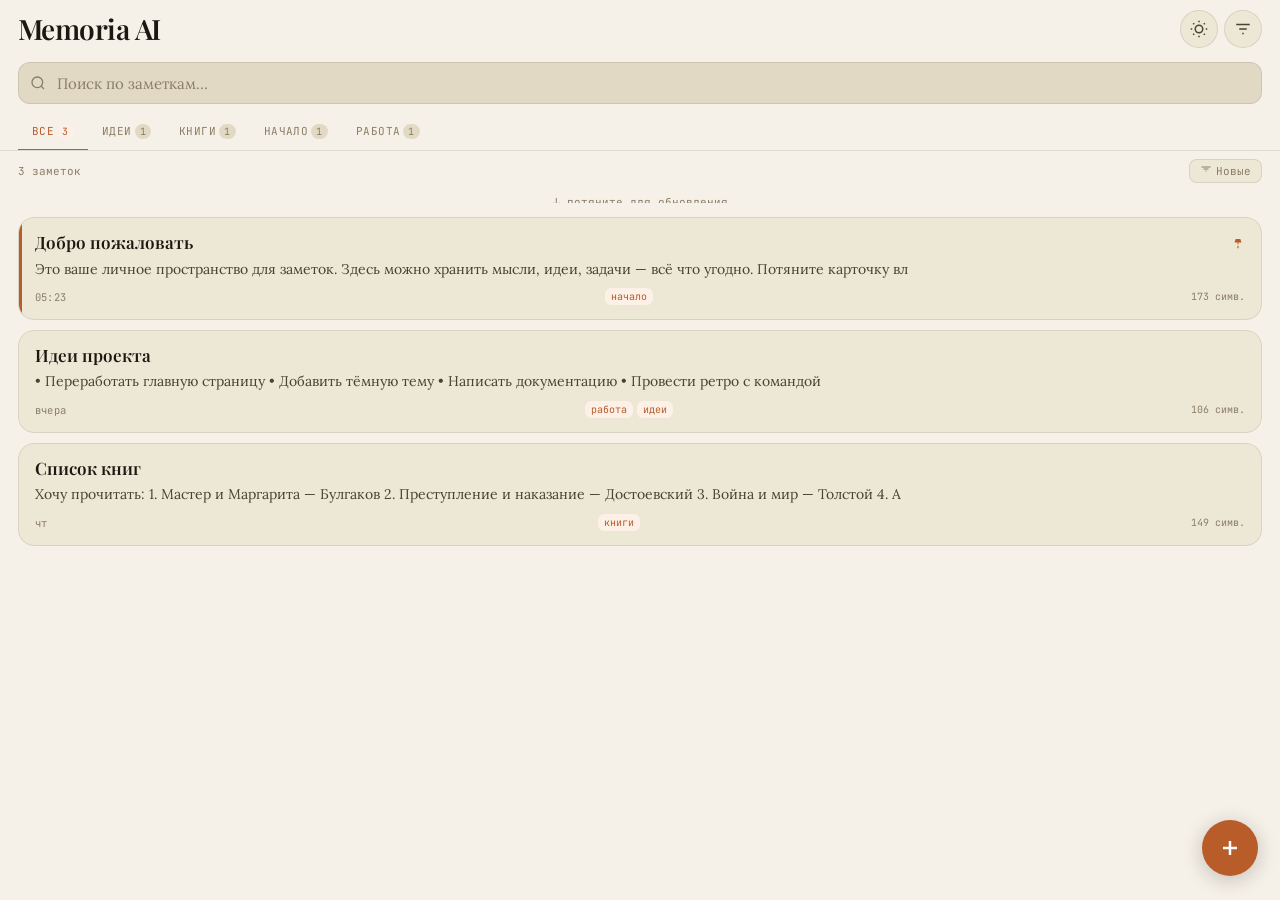
<file: notes.html>
<!DOCTYPE html>
<html lang="ru">
<head>
<meta charset="UTF-8">
<meta name="viewport" content="width=device-width, initial-scale=1, viewport-fit=cover">
<meta name="theme-color" id="theme-meta" content="#f5f0e8">
<meta name="apple-mobile-web-app-capable" content="yes">
<meta name="apple-mobile-web-app-status-bar-style" content="default">
<meta name="apple-mobile-web-app-title" content="Заметки">
<meta name="description" content="Ваши личные заметки">
<title>Заметки</title>
<link rel="preconnect" href="https://fonts.googleapis.com">
<link rel="preconnect" href="https://fonts.gstatic.com" crossorigin>
<link href="https://fonts.googleapis.com/css2?family=Playfair+Display:ital,wght@0,400;0,600;1,400&family=Lora:ital,wght@0,400;0,500;1,400&family=JetBrains+Mono:wght@400;500&display=swap" rel="stylesheet">

<style>
/* ── TOKENS ─────────────────────────────────────────────────── */
:root {
  --paper:   #f5f0e8;
  --paper2:  #ede7d6;
  --paper3:  #e2d9c5;
  --ink:     #1c1710;
  --ink2:    #4a4233;
  --ink3:    #8c7d65;
  --accent:  #b85c2a;
  --accent2: #e07b47;
  --accent3: #fdf0e6;
  --line:    rgba(28,23,16,.1);
  --line2:   rgba(28,23,16,.06);
  --shadow:  rgba(28,23,16,.12);
  --shadowM: rgba(28,23,16,.22);
  --red:     #c0392b;
  --serif:   'Playfair Display', Georgia, serif;
  --body:    'Lora', Georgia, serif;
  --mono:    'JetBrains Mono', monospace;
  --safe-top: env(safe-area-inset-top, 0px);
  --safe-bot: env(safe-area-inset-bottom, 0px);
}

[data-theme="dark"] {
  --paper:   #1a1812;
  --paper2:  #221f16;
  --paper3:  #2c2820;
  --ink:     #f0e9d8;
  --ink2:    #c4b89a;
  --ink3:    #7a6e58;
  --accent:  #e07b47;
  --accent2: #f0a070;
  --accent3: #2c1f14;
  --line:    rgba(240,233,216,.08);
  --line2:   rgba(240,233,216,.04);
  --shadow:  rgba(0,0,0,.35);
  --shadowM: rgba(0,0,0,.55);
  #theme-meta { content: '#1a1812'; }
}

/* ── RESET ──────────────────────────────────────────────────── */
*,*::before,*::after { box-sizing: border-box; margin:0; padding:0; -webkit-tap-highlight-color:transparent; }
html,body { height:100%; overflow:hidden; }
body {
  font-family: var(--body);
  background: var(--paper);
  color: var(--ink);
  overscroll-behavior: none;
  -webkit-font-smoothing: antialiased;
  transition: background .3s, color .3s;
}

/* ── LAYOUT ─────────────────────────────────────────────────── */
.app { display:flex; flex-direction:column; height:100dvh; }

/* ── TOPBAR ─────────────────────────────────────────────────── */
.topbar {
  flex-shrink: 0;
  padding: calc(var(--safe-top) + 10px) 18px 0;
  background: var(--paper);
  transition: background .3s;
  position: relative;
  z-index: 10;
}
.topbar-row1 {
  display: flex;
  align-items: center;
  justify-content: space-between;
  margin-bottom: 14px;
}
.app-title {
  font-family: var(--serif);
  font-size: 28px;
  font-weight: 600;
  color: var(--ink);
  letter-spacing: -.02em;
  line-height: 1;
}
.app-title em {
  font-style: italic;
  color: var(--accent);
}
.topbar-actions { display:flex; gap:6px; align-items:center; }

/* icon buttons */
.icon-btn {
  width: 38px; height: 38px;
  border-radius: 50%;
  border: 1.5px solid var(--line);
  background: var(--paper2);
  color: var(--ink2);
  display: flex; align-items:center; justify-content:center;
  cursor: pointer;
  transition: all .18s;
  flex-shrink: 0;
}
.icon-btn:active { transform: scale(.92); }
.icon-btn svg { width:18px; height:18px; }

/* ── SEARCH ─────────────────────────────────────────────────── */
.search-wrap {
  position: relative;
  margin-bottom: 12px;
}
.search-icon {
  position: absolute;
  left: 12px; top: 50%;
  transform: translateY(-50%);
  color: var(--ink3);
  pointer-events: none;
  display: flex;
}
.search-icon svg { width:16px; height:16px; }
.search-input {
  width: 100%;
  height: 42px;
  background: var(--paper3);
  border: 1.5px solid var(--line);
  border-radius: 12px;
  padding: 0 36px 0 38px;
  font-family: var(--body);
  font-size: 15px;
  color: var(--ink);
  outline: none;
  transition: border-color .18s, background .3s;
  -webkit-appearance: none;
}
.search-input::placeholder { color: var(--ink3); }
.search-input:focus { border-color: var(--accent); }
.search-clear {
  position: absolute;
  right: 10px; top: 50%;
  transform: translateY(-50%);
  width: 22px; height: 22px;
  border-radius: 50%;
  background: var(--ink3);
  color: var(--paper);
  border: none;
  cursor: pointer;
  display: none;
  align-items: center; justify-content:center;
  font-size: 12px;
  line-height: 1;
  padding: 0;
}
.search-clear.visible { display:flex; }

/* ── TABS ───────────────────────────────────────────────────── */
.tabs {
  display: flex;
  gap: 0;
  overflow-x: auto;
  -webkit-overflow-scrolling: touch;
  scrollbar-width: none;
  border-bottom: 1.5px solid var(--line);
  margin: 0 -18px;
  padding: 0 18px;
}
.tabs::-webkit-scrollbar { display:none; }
.tab {
  flex-shrink: 0;
  font-family: var(--mono);
  font-size: 11px;
  letter-spacing: .04em;
  text-transform: uppercase;
  color: var(--ink3);
  padding: 8px 14px 10px;
  border-bottom: 2.5px solid transparent;
  margin-bottom: -1.5px;
  cursor: pointer;
  transition: color .18s, border-color .18s;
  user-select: none;
  white-space: nowrap;
}
.tab.active { color: var(--accent); border-bottom-color: var(--accent); }
.tab-count {
  display: inline-block;
  background: var(--paper3);
  border-radius: 8px;
  padding: 1px 5px;
  font-size: 10px;
  margin-left: 3px;
  color: var(--ink3);
  transition: background .3s;
}
.tab.active .tab-count { background: var(--accent3); color: var(--accent); }

/* ── NOTES LIST ─────────────────────────────────────────────── */
.list-area {
  flex: 1;
  overflow-y: auto;
  -webkit-overflow-scrolling: touch;
  padding: 14px 18px calc(var(--safe-bot) + 86px);
  overscroll-behavior: contain;
}
.list-area::-webkit-scrollbar { width:3px; }
.list-area::-webkit-scrollbar-thumb { background: var(--line); border-radius:4px; }

/* note card */
.note-card {
  background: var(--paper2);
  border: 1.5px solid var(--line);
  border-radius: 16px;
  padding: 14px 16px;
  margin-bottom: 10px;
  cursor: pointer;
  transition: transform .15s, box-shadow .15s, background .3s;
  position: relative;
  overflow: hidden;
  animation: cardIn .28s ease both;
}
.note-card::before {
  content: '';
  position: absolute;
  left: 0; top: 0; bottom: 0;
  width: 3px;
  background: var(--accent);
  opacity: 0;
  transition: opacity .18s;
  border-radius: 16px 0 0 16px;
}
.note-card:active { transform: scale(.97); box-shadow: 0 2px 12px var(--shadow); }
.note-card.pinned::before { opacity: 1; }
@keyframes cardIn {
  from { opacity:0; transform:translateY(10px); }
  to   { opacity:1; transform:translateY(0); }
}

.note-card-top {
  display: flex;
  align-items: flex-start;
  gap: 8px;
  margin-bottom: 5px;
}
.note-title {
  font-family: var(--serif);
  font-size: 17px;
  font-weight: 600;
  color: var(--ink);
  line-height: 1.25;
  flex: 1;
  word-break: break-word;
}
.pin-icon { color: var(--accent); flex-shrink:0; margin-top:2px; }
.pin-icon svg { width:14px; height:14px; }
.note-preview {
  font-size: 14px;
  color: var(--ink2);
  line-height: 1.55;
  display: -webkit-box;
  -webkit-line-clamp: 2;
  -webkit-box-orient: vertical;
  overflow: hidden;
  margin-bottom: 8px;
}
.note-meta {
  display: flex;
  align-items: center;
  gap: 8px;
  justify-content: space-between;
}
.note-date {
  font-family: var(--mono);
  font-size: 10.5px;
  color: var(--ink3);
  letter-spacing: .02em;
}
.note-tags { display:flex; gap:4px; flex-wrap:wrap; }
.note-tag {
  font-family: var(--mono);
  font-size: 10px;
  background: var(--accent3);
  color: var(--accent);
  border-radius: 6px;
  padding: 2px 6px;
}
.note-char-count {
  font-family: var(--mono);
  font-size: 10px;
  color: var(--ink3);
}

/* highlight search */
mark {
  background: rgba(184,92,42,.2);
  color: var(--accent);
  border-radius: 2px;
  padding: 0 1px;
}

/* empty state */
.empty {
  display: flex;
  flex-direction: column;
  align-items: center;
  justify-content: center;
  padding: 60px 20px;
  gap: 12px;
  opacity: 0;
  animation: fadeIn .4s .1s ease forwards;
}
.empty-icon { font-size: 48px; line-height:1; }
.empty-title { font-family: var(--serif); font-size: 20px; font-style:italic; color: var(--ink2); text-align:center; }
.empty-sub { font-size: 14px; color: var(--ink3); text-align:center; line-height:1.5; }
@keyframes fadeIn { to { opacity:1; } }

/* ── FAB ────────────────────────────────────────────────────── */
.fab {
  position: fixed;
  bottom: calc(var(--safe-bot) + 24px);
  right: 22px;
  width: 56px; height: 56px;
  border-radius: 50%;
  background: var(--accent);
  color: #fff;
  border: none;
  cursor: pointer;
  display: flex; align-items:center; justify-content:center;
  box-shadow: 0 4px 20px var(--shadowM);
  transition: transform .18s, box-shadow .18s;
  z-index: 20;
}
.fab:active { transform: scale(.91); }
.fab svg { width:24px; height:24px; }

/* ── EDITOR MODAL ───────────────────────────────────────────── */
.modal-backdrop {
  position: fixed; inset:0;
  background: rgba(0,0,0,.45);
  z-index: 30;
  display: none;
  opacity: 0;
  transition: opacity .25s;
}
.modal-backdrop.open { display:block; opacity:1; }

.editor {
  position: fixed;
  inset: 0;
  background: var(--paper);
  z-index: 40;
  display: flex;
  flex-direction: column;
  transform: translateY(100%);
  transition: transform .32s cubic-bezier(.32,.72,0,1), background .3s;
  will-change: transform;
}
.editor.open { transform: translateY(0); }

.editor-topbar {
  flex-shrink: 0;
  display: flex;
  align-items: center;
  gap: 10px;
  padding: calc(var(--safe-top) + 12px) 16px 12px;
  border-bottom: 1.5px solid var(--line);
  background: var(--paper);
  transition: background .3s;
}
.editor-back { color: var(--accent); }

.editor-title-input {
  flex: 1;
  font-family: var(--serif);
  font-size: 20px;
  font-weight: 600;
  color: var(--ink);
  background: transparent;
  border: none;
  outline: none;
  -webkit-appearance: none;
  min-width: 0;
}
.editor-title-input::placeholder { color: var(--ink3); font-style:italic; }

.editor-actions { display:flex; gap:6px; }

.editor-toolbar {
  flex-shrink:0;
  display: flex;
  gap:2px;
  padding: 8px 14px;
  border-bottom: 1px solid var(--line2);
  overflow-x: auto;
  scrollbar-width: none;
  background: var(--paper2);
  transition: background .3s;
}
.editor-toolbar::-webkit-scrollbar { display:none; }
.tool-btn {
  width: 34px; height: 34px;
  border-radius: 8px;
  border: none;
  background: transparent;
  color: var(--ink2);
  cursor: pointer;
  display: flex; align-items:center; justify-content:center;
  font-family: var(--body);
  font-size: 14px;
  flex-shrink:0;
  transition: background .15s, color .15s;
}
.tool-btn:active { background: var(--line); }

.editor-body {
  flex: 1;
  overflow-y: auto;
  -webkit-overflow-scrolling: touch;
  padding: 16px 18px calc(var(--safe-bot) + 20px);
}
.editor-textarea {
  width: 100%;
  min-height: 100%;
  font-family: var(--body);
  font-size: 16px;
  line-height: 1.75;
  color: var(--ink);
  background: transparent;
  border: none;
  outline: none;
  resize: none;
  -webkit-appearance: none;
  caret-color: var(--accent);
}
.editor-textarea::placeholder { color: var(--ink3); font-style:italic; }

/* word/char count bar */
.editor-footer {
  flex-shrink: 0;
  display: flex;
  align-items: center;
  justify-content: space-between;
  padding: 8px 18px calc(var(--safe-bot) + 8px);
  border-top: 1px solid var(--line2);
  background: var(--paper2);
  transition: background .3s;
}
.editor-stat { font-family: var(--mono); font-size: 11px; color: var(--ink3); }

/* ── TAG EDITOR ─────────────────────────────────────────────── */
.tag-row {
  display: flex;
  flex-wrap: wrap;
  gap: 6px;
  padding: 10px 18px;
  border-bottom: 1px solid var(--line2);
  align-items: center;
  background: var(--paper);
  transition: background .3s;
}
.tag-pill {
  font-family: var(--mono);
  font-size: 11px;
  background: var(--accent3);
  color: var(--accent);
  border-radius: 20px;
  padding: 3px 10px;
  display: flex; align-items:center; gap:5px;
  cursor: default;
}
.tag-pill-del {
  background: none; border:none; color: var(--accent); cursor:pointer;
  font-size:13px; line-height:1; padding:0; margin:0;
  display:flex; align-items:center;
}
.tag-input {
  font-family: var(--mono);
  font-size: 12px;
  background: transparent;
  border: none;
  outline: none;
  color: var(--ink);
  min-width: 80px;
  -webkit-appearance: none;
}
.tag-input::placeholder { color: var(--ink3); }
.tag-label { font-family: var(--mono); font-size: 10px; color: var(--ink3); letter-spacing:.04em; }

/* ── CONTEXT MENU ───────────────────────────────────────────── */
.ctx-menu {
  position: fixed;
  background: var(--paper2);
  border: 1.5px solid var(--line);
  border-radius: 14px;
  box-shadow: 0 8px 32px var(--shadowM);
  z-index: 50;
  overflow: hidden;
  min-width: 180px;
  animation: ctxIn .18s ease;
  transition: background .3s;
}
@keyframes ctxIn {
  from { opacity:0; transform:scale(.92); }
  to   { opacity:1; transform:scale(1); }
}
.ctx-item {
  display: flex;
  align-items: center;
  gap: 10px;
  padding: 13px 16px;
  font-size: 15px;
  color: var(--ink2);
  cursor: pointer;
  border-bottom: 1px solid var(--line2);
  transition: background .12s;
}
.ctx-item:last-child { border-bottom:none; }
.ctx-item:active { background: var(--line); }
.ctx-item svg { width:17px; height:17px; flex-shrink:0; }
.ctx-item.danger { color: var(--red); }

/* ── TOAST ──────────────────────────────────────────────────── */
.toast {
  position: fixed;
  bottom: calc(var(--safe-bot) + 94px);
  left: 50%;
  transform: translateX(-50%) translateY(12px);
  background: var(--ink);
  color: var(--paper);
  font-family: var(--mono);
  font-size: 12px;
  padding: 9px 18px;
  border-radius: 20px;
  white-space: nowrap;
  opacity: 0;
  transition: opacity .22s, transform .22s;
  pointer-events: none;
  z-index: 60;
}
.toast.show { opacity:1; transform:translateX(-50%) translateY(0); }

/* ── SORT BAR ───────────────────────────────────────────────── */
.sort-bar {
  display: flex;
  align-items: center;
  justify-content: space-between;
  padding: 8px 18px 4px;
  flex-shrink: 0;
}
.sort-label { font-family: var(--mono); font-size: 11px; color: var(--ink3); }
.sort-btn {
  font-family: var(--mono);
  font-size: 11px;
  color: var(--ink3);
  background: var(--paper2);
  border: 1px solid var(--line);
  border-radius: 8px;
  padding: 4px 10px;
  cursor: pointer;
  display: flex; align-items:center; gap:4px;
  transition: background .15s;
}
.sort-btn:active { background: var(--paper3); }

/* ── SWIPE TO DELETE ────────────────────────────────────────── */
.card-swipe-wrap {
  position: relative;
  overflow: hidden;
  border-radius: 16px;
  margin-bottom: 10px;
}
.card-swipe-wrap .note-card { margin-bottom:0; border-radius:16px; }
.swipe-action {
  position: absolute;
  right: 0; top: 0; bottom: 0;
  width: 80px;
  background: var(--red);
  display: flex; align-items:center; justify-content:center;
  color: #fff;
  font-family: var(--mono);
  font-size: 11px;
  flex-direction: column;
  gap: 3px;
  transform: translateX(80px);
  transition: transform .18s;
  cursor: pointer;
  border-radius: 0 16px 16px 0;
}
.swipe-action svg { width:20px; height:20px; }

/* ── PULL TO REFRESH indicator ──────────────────────────────── */
.ptr-indicator {
  text-align: center;
  font-family: var(--mono);
  font-size: 11px;
  color: var(--ink3);
  padding: 8px;
  height: 0;
  overflow: hidden;
  transition: height .2s;
  flex-shrink:0;
}

/* ── SCROLL TOP ─────────────────────────────────────────────── */
.scroll-top-btn {
  position: fixed;
  bottom: calc(var(--safe-bot) + 92px);
  right: 22px;
  width: 36px; height: 36px;
  border-radius: 50%;
  background: var(--paper2);
  border: 1.5px solid var(--line);
  color: var(--ink2);
  display: flex; align-items:center; justify-content:center;
  cursor: pointer;
  opacity: 0;
  transform: translateY(10px);
  transition: opacity .22s, transform .22s;
  z-index: 19;
  box-shadow: 0 2px 10px var(--shadow);
}
.scroll-top-btn.visible { opacity:1; transform:translateY(0); }
.scroll-top-btn svg { width:16px; height:16px; }
</style>
</head>
<body>
<div class="app" id="app">

  <!-- ── TOPBAR ── -->
  <div class="topbar">
    <div class="topbar-row1">
      <div class="app-title">Memoria AI</em></div>
      <div class="topbar-actions">
        <button class="icon-btn" id="theme-toggle" title="Тема" aria-label="Сменить тему">
          <svg viewBox="0 0 24 24" fill="none" stroke="currentColor" stroke-width="2"><circle cx="12" cy="12" r="5"/><path d="M12 1v2M12 21v2M4.22 4.22l1.42 1.42M18.36 18.36l1.42 1.42M1 12h2M21 12h2M4.22 19.78l1.42-1.42M18.36 5.64l1.42-1.42"/></svg>
        </button>
        <button class="icon-btn" id="sort-toggle" title="Сортировка" aria-label="Сортировка">
          <svg viewBox="0 0 24 24" fill="none" stroke="currentColor" stroke-width="2"><path d="M3 6h18M7 12h10M11 18h2"/></svg>
        </button>
      </div>
    </div>
    <div class="search-wrap">
      <div class="search-icon"><svg viewBox="0 0 24 24" fill="none" stroke="currentColor" stroke-width="2"><circle cx="11" cy="11" r="8"/><path d="m21 21-4.35-4.35"/></svg></div>
      <input class="search-input" id="search" type="search" placeholder="Поиск по заметкам…" autocomplete="off" autocorrect="off" spellcheck="false">
      <button class="search-clear" id="search-clear" aria-label="Очистить">✕</button>
    </div>
    <div class="tabs" id="tabs"></div>
  </div>

  <!-- sort bar -->
  <div class="sort-bar">
    <span class="sort-label" id="result-count"></span>
    <button class="sort-btn" id="sort-btn">
      <svg viewBox="0 0 24 24" fill="none" stroke="currentColor" stroke-width="2" style="width:12px;height:12px"><path d="M3 4h18M7 8h10M11 12h2"/></svg>
      <span id="sort-label">Новые</span>
    </button>
  </div>

  <!-- ptr -->
  <div class="ptr-indicator" id="ptr">↓ потяните для обновления</div>

  <!-- list -->
  <div class="list-area" id="list"></div>

  <!-- FAB -->
  <button class="fab" id="fab" aria-label="Новая заметка">
    <svg viewBox="0 0 24 24" fill="none" stroke="currentColor" stroke-width="2.5"><path d="M12 5v14M5 12h14"/></svg>
  </button>
  <button class="scroll-top-btn" id="scroll-top" aria-label="Наверх">
    <svg viewBox="0 0 24 24" fill="none" stroke="currentColor" stroke-width="2"><path d="m18 15-6-6-6 6"/></svg>
  </button>
</div>

<!-- ── EDITOR ── -->
<div class="editor" id="editor" role="dialog" aria-label="Редактор заметки">
  <div class="editor-topbar">
    <button class="icon-btn editor-back" id="editor-back" aria-label="Назад">
      <svg viewBox="0 0 24 24" fill="none" stroke="currentColor" stroke-width="2.5"><path d="m15 18-6-6 6-6"/></svg>
    </button>
    <input class="editor-title-input" id="editor-title" placeholder="Заголовок…" maxlength="120">
    <div class="editor-actions">
      <button class="icon-btn" id="pin-btn" title="Закрепить" aria-label="Закрепить">
        <svg viewBox="0 0 24 24" fill="none" stroke="currentColor" stroke-width="2" id="pin-svg"><path d="m12 17-1-6H6l2-6h8l2 6h-5l-1 6z"/><path d="M12 17v4"/></svg>
      </button>
      <button class="icon-btn" id="editor-menu-btn" aria-label="Ещё">
        <svg viewBox="0 0 24 24" fill="none" stroke="currentColor" stroke-width="2"><circle cx="12" cy="5" r="1" fill="currentColor"/><circle cx="12" cy="12" r="1" fill="currentColor"/><circle cx="12" cy="19" r="1" fill="currentColor"/></svg>
      </button>
    </div>
  </div>

  <!-- tags -->
  <div class="tag-row" id="tag-row">
    <span class="tag-label">тег:</span>
    <div id="tags-container"></div>
    <input class="tag-input" id="tag-input" placeholder="добавить тег…" maxlength="20">
  </div>

  <!-- toolbar -->
  <div class="editor-toolbar">
    <button class="tool-btn" data-action="bold" title="Жирный"><b>B</b></button>
    <button class="tool-btn" data-action="italic" title="Курсив"><i>I</i></button>
    <button class="tool-btn" data-action="h1" title="Заголовок">H1</button>
    <button class="tool-btn" data-action="h2" title="Подзаголовок">H2</button>
    <button class="tool-btn" data-action="ul" title="Список">
      <svg viewBox="0 0 24 24" fill="none" stroke="currentColor" stroke-width="2"><path d="M8 6h13M8 12h13M8 18h13M3 6h.01M3 12h.01M3 18h.01"/></svg>
    </button>
    <button class="tool-btn" data-action="checkbox" title="Чекбокс">☑</button>
    <button class="tool-btn" data-action="quote" title="Цитата">❝</button>
    <button class="tool-btn" data-action="hr" title="Разделитель">—</button>
    <button class="tool-btn" data-action="date" title="Дата">📅</button>
    <button class="tool-btn" data-action="time" title="Время">🕐</button>
  </div>

  <div class="editor-body">
    <textarea class="editor-textarea" id="editor-body" placeholder="Начните писать…"></textarea>
  </div>

  <div class="editor-footer">
    <span class="editor-stat" id="editor-words">0 слов</span>
    <span class="editor-stat" id="editor-chars">0 симв.</span>
    <span class="editor-stat" id="editor-saved">—</span>
  </div>
</div>

<!-- ── CONTEXT MENUS ── -->
<div class="ctx-menu" id="ctx-menu" style="display:none"></div>
<div class="modal-backdrop" id="ctx-backdrop"></div>

<!-- ── TOAST ── -->
<div class="toast" id="toast"></div>

<script>
/* ━━━━━━━━━━━━━━━━━━━━━━━━━━━━━━━━━━━━━
   STATE
━━━━━━━━━━━━━━━━━━━━━━━━━━━━━━━━━━━━━ */
const STORAGE_KEY = 'notes_v2';

let notes = [];
let currentId = null;
let searchQ = '';
let activeTag = 'all';
let sortMode = 'new'; // new | old | az | len
let saveTmr = null;
let toastTmr = null;
let theme = localStorage.getItem('notes_theme') || 'light';

/* ━━━━━━━━━━━━━━━━━━━━━━━━━━━━━━━━━━━━━
   PERSISTENCE
━━━━━━━━━━━━━━━━━━━━━━━━━━━━━━━━━━━━━ */
function load() {
  try {
    const raw = localStorage.getItem(STORAGE_KEY);
    notes = raw ? JSON.parse(raw) : defaultNotes();
  } catch { notes = defaultNotes(); }
}
function save() {
  localStorage.setItem(STORAGE_KEY, JSON.stringify(notes));
}
function defaultNotes() {
  const now = Date.now();
  return [
    { id: uid(), title: 'Добро пожаловать', body: 'Это ваше личное пространство для заметок.\n\nЗдесь можно хранить мысли, идеи, задачи — всё что угодно.\n\nПотяните карточку влево, чтобы удалить. Долгое нажатие — меню действий.', tags: ['начало'], pinned: true, createdAt: now, updatedAt: now },
    { id: uid(), title: 'Идеи проекта', body: '• Переработать главную страницу\n• Добавить тёмную тему\n• Написать документацию\n• Провести ретро с командой', tags: ['работа', 'идеи'], pinned: false, createdAt: now - 86400000, updatedAt: now - 86400000 },
    { id: uid(), title: 'Список книг', body: 'Хочу прочитать:\n\n1. Мастер и Маргарита — Булгаков\n2. Преступление и наказание — Достоевский\n3. Война и мир — Толстой\n4. Атлант расправил плечи — Рэнд', tags: ['книги'], pinned: false, createdAt: now - 172800000, updatedAt: now - 172800000 },
  ];
}

/* ━━━━━━━━━━━━━━━━━━━━━━━━━━━━━━━━━━━━━
   HELPERS
━━━━━━━━━━━━━━━━━━━━━━━━━━━━━━━━━━━━━ */
function uid() { return Date.now().toString(36) + Math.random().toString(36).slice(2,7); }

function fmtDate(ts) {
  const d = new Date(ts), now = new Date();
  const sameDay = d.toDateString() === now.toDateString();
  if (sameDay) return d.toLocaleTimeString('ru', { hour:'2-digit', minute:'2-digit' });
  const diff = (now - d) / 86400000;
  if (diff < 2) return 'вчера';
  if (diff < 7) return d.toLocaleDateString('ru', { weekday:'short' });
  return d.toLocaleDateString('ru', { day:'numeric', month:'short' });
}

function wordCount(s) { return s.trim() ? s.trim().split(/\s+/).length : 0; }

function escHtml(s) {
  return s.replace(/&/g,'&amp;').replace(/</g,'&lt;').replace(/>/g,'&gt;').replace(/"/g,'&quot;');
}

function highlight(text, q) {
  if (!q) return escHtml(text);
  const esc = q.replace(/[.*+?^${}()|[\]\\]/g,'\\$&');
  return escHtml(text).replace(new RegExp(`(${esc})`, 'gi'), '<mark>$1</mark>');
}

function toast(msg, dur = 2200) {
  const el = document.getElementById('toast');
  el.textContent = msg;
  el.classList.add('show');
  clearTimeout(toastTmr);
  toastTmr = setTimeout(() => el.classList.remove('show'), dur);
}

/* ━━━━━━━━━━━━━━━━━━━━━━━━━━━━━━━━━━━━━
   THEME
━━━━━━━━━━━━━━━━━━━━━━━━━━━━━━━━━━━━━ */
function applyTheme(t) {
  theme = t;
  document.documentElement.setAttribute('data-theme', t);
  document.getElementById('theme-meta').content = t === 'dark' ? '#1a1812' : '#f5f0e8';
  localStorage.setItem('notes_theme', t);
  const btn = document.getElementById('theme-toggle');
  btn.innerHTML = t === 'dark'
    ? `<svg viewBox="0 0 24 24" fill="none" stroke="currentColor" stroke-width="2"><path d="M21 12.79A9 9 0 1 1 11.21 3 7 7 0 0 0 21 12.79z"/></svg>`
    : `<svg viewBox="0 0 24 24" fill="none" stroke="currentColor" stroke-width="2"><circle cx="12" cy="12" r="5"/><path d="M12 1v2M12 21v2M4.22 4.22l1.42 1.42M18.36 18.36l1.42 1.42M1 12h2M21 12h2M4.22 19.78l1.42-1.42M18.36 5.64l1.42-1.42"/></svg>`;
}
document.getElementById('theme-toggle').addEventListener('click', () => applyTheme(theme === 'dark' ? 'light' : 'dark'));

/* ━━━━━━━━━━━━━━━━━━━━━━━━━━━━━━━━━━━━━
   TAGS
━━━━━━━━━━━━━━━━━━━━━━━━━━━━━━━━━━━━━ */
function allTags() {
  const set = new Set();
  notes.forEach(n => n.tags.forEach(t => set.add(t)));
  return [...set].sort();
}

function renderTabs() {
  const tags = allTags();
  const counts = { all: notes.length };
  notes.forEach(n => n.tags.forEach(t => { counts[t] = (counts[t]||0)+1; }));
  const items = [{ id:'all', label:'Все' }, ...tags.map(t => ({ id:t, label:t }))];
  document.getElementById('tabs').innerHTML = items.map(it =>
    `<div class="tab ${activeTag===it.id?'active':''}" data-tag="${it.id}">${escHtml(it.label)}<span class="tab-count">${counts[it.id]||0}</span></div>`
  ).join('');
  document.querySelectorAll('.tab').forEach(el =>
    el.addEventListener('click', () => { activeTag = el.dataset.tag; renderAll(); }));
}

/* ━━━━━━━━━━━━━━━━━━━━━━━━━━━━━━━━━━━━━
   FILTER + SORT
━━━━━━━━━━━━━━━━━━━━━━━━━━━━━━━━━━━━━ */
function filtered() {
  let list = notes.slice();
  if (activeTag !== 'all') list = list.filter(n => n.tags.includes(activeTag));
  if (searchQ) {
    const q = searchQ.toLowerCase();
    list = list.filter(n =>
      n.title.toLowerCase().includes(q) ||
      n.body.toLowerCase().includes(q) ||
      n.tags.some(t => t.toLowerCase().includes(q))
    );
  }
  // pinned first
  const pinned = list.filter(n => n.pinned);
  const rest   = list.filter(n => !n.pinned);
  const sorter = {
    new: (a,b) => b.updatedAt - a.updatedAt,
    old: (a,b) => a.updatedAt - b.updatedAt,
    az:  (a,b) => a.title.localeCompare(b.title, 'ru'),
    len: (a,b) => b.body.length - a.body.length,
  }[sortMode] || ((a,b) => b.updatedAt - a.updatedAt);
  return [...pinned.sort(sorter), ...rest.sort(sorter)];
}

/* ━━━━━━━━━━━━━━━━━━━━━━━━━━━━━━━━━━━━━
   RENDER LIST
━━━━━━━━━━━━━━━━━━━━━━━━━━━━━━━━━━━━━ */
function renderList() {
  const list = document.getElementById('list');
  const items = filtered();
  document.getElementById('result-count').textContent =
    searchQ ? `найдено: ${items.length}` : `${items.length} заметок`;

  if (!items.length) {
    list.innerHTML = `<div class="empty">
      <div class="empty-icon">${searchQ ? '🔍' : '📝'}</div>
      <div class="empty-title">${searchQ ? 'Ничего не найдено' : 'Нет заметок'}</div>
      <div class="empty-sub">${searchQ ? 'Попробуйте другой запрос' : 'Нажмите + чтобы создать первую заметку'}</div>
    </div>`;
    return;
  }

  list.innerHTML = items.map(n => {
    const preview = n.body.replace(/\n+/g,' ').slice(0,120);
    const tagsHtml = n.tags.map(t => `<span class="note-tag">${escHtml(t)}</span>`).join('');
    return `
    <div class="card-swipe-wrap" data-id="${n.id}">
      <div class="note-card ${n.pinned?'pinned':''}" data-id="${n.id}">
        <div class="note-card-top">
          <div class="note-title">${highlight(n.title || 'Без названия', searchQ)}</div>
          ${n.pinned ? `<span class="pin-icon"><svg viewBox="0 0 24 24" fill="currentColor"><path d="m12 17-1-6H6l2-6h8l2 6h-5l-1 6z"/><path d="M12 17v4" stroke="currentColor" stroke-width="2" fill="none"/></svg></span>` : ''}
        </div>
        ${preview ? `<div class="note-preview">${highlight(preview, searchQ)}</div>` : ''}
        <div class="note-meta">
          <span class="note-date">${fmtDate(n.updatedAt)}</span>
          <div class="note-tags">${tagsHtml}</div>
          <span class="note-char-count">${n.body.length} симв.</span>
        </div>
      </div>
      <div class="swipe-action" data-id="${n.id}">
        <svg viewBox="0 0 24 24" fill="none" stroke="currentColor" stroke-width="2"><polyline points="3 6 5 6 21 6"/><path d="M19 6v14a2 2 0 0 1-2 2H7a2 2 0 0 1-2-2V6m3 0V4a1 1 0 0 1 1-1h4a1 1 0 0 1 1 1v2"/></svg>
        Удалить
      </div>
    </div>`;
  }).join('');

  // tap → open
  list.querySelectorAll('.note-card').forEach(el => {
    el.addEventListener('click', () => openEditor(el.dataset.id));
    // long press → context menu
    let lpt;
    el.addEventListener('pointerdown', e => { lpt = setTimeout(() => showCtxMenu(el.dataset.id, e), 550); });
    el.addEventListener('pointerup', () => clearTimeout(lpt));
    el.addEventListener('pointermove', () => clearTimeout(lpt));
  });

  // swipe actions
  list.querySelectorAll('.swipe-action').forEach(el => {
    el.addEventListener('click', () => deleteNote(el.dataset.id));
  });

  // swipe gesture
  initSwipe();
}

function renderAll() { renderTabs(); renderList(); }

/* ━━━━━━━━━━━━━━━━━━━━━━━━━━━━━━━━━━━━━
   SWIPE TO DELETE
━━━━━━━━━━━━━━━━━━━━━━━━━━━━━━━━━━━━━ */
function initSwipe() {
  document.querySelectorAll('.card-swipe-wrap').forEach(wrap => {
    const card = wrap.querySelector('.note-card');
    const action = wrap.querySelector('.swipe-action');
    let startX = 0, dx = 0, swiping = false;

    card.addEventListener('pointerdown', e => {
      startX = e.clientX;
      swiping = false;
    });
    card.addEventListener('pointermove', e => {
      dx = e.clientX - startX;
      if (Math.abs(dx) > 10 && dx < 0) {
        swiping = true;
        const x = Math.max(-80, Math.min(0, dx));
        card.style.transform = `translateX(${x}px)`;
        action.style.transform = `translateX(${80+x}px)`;
      }
    });
    card.addEventListener('pointerup', () => {
      if (dx < -50) {
        card.style.transform = 'translateX(-80px)';
        action.style.transform = 'translateX(0)';
      } else {
        card.style.transform = '';
        action.style.transform = '';
      }
      dx = 0;
    });
    card.addEventListener('pointercancel', () => {
      card.style.transform = ''; action.style.transform = '';
    });
  });
}

/* ━━━━━━━━━━━━━━━━━━━━━━━━━━━━━━━━━━━━━
   NOTE CRUD
━━━━━━━━━━━━━━━━━━━━━━━━━━━━━━━━━━━━━ */
function createNote() {
  const n = { id: uid(), title: '', body: '', tags: [], pinned: false, createdAt: Date.now(), updatedAt: Date.now() };
  notes.unshift(n);
  save();
  return n.id;
}

function deleteNote(id, skipConfirm = false) {
  const idx = notes.findIndex(n => n.id === id);
  if (idx === -1) return;
  const deleted = notes.splice(idx, 1)[0];
  save();
  renderAll();
  toast('Заметка удалена');
  // undo
  const t = document.getElementById('toast');
  clearTimeout(toastTmr);
  t.innerHTML = 'Удалено &nbsp;<b style="cursor:pointer;text-decoration:underline" id="undo-link">Отменить</b>';
  t.classList.add('show');
  toastTmr = setTimeout(() => t.classList.remove('show'), 3500);
  document.getElementById('undo-link')?.addEventListener('click', () => {
    notes.splice(idx, 0, deleted);
    save(); renderAll();
    t.classList.remove('show');
  });
}

function togglePin(id) {
  const n = notes.find(n => n.id === id);
  if (!n) return;
  n.pinned = !n.pinned;
  n.updatedAt = Date.now();
  save(); renderAll();
  toast(n.pinned ? '📌 Закреплено' : 'Откреплено');
  // update pin btn if editor open
  if (currentId === id) syncPinBtn(n.pinned);
}

function duplicateNote(id) {
  const src = notes.find(n => n.id === id);
  if (!src) return;
  const copy = { ...src, id: uid(), title: src.title + ' (копия)', createdAt: Date.now(), updatedAt: Date.now() };
  notes.unshift(copy);
  save(); renderAll();
  toast('Заметка скопирована');
}

/* ━━━━━━━━━━━━━━━━━━━━━━━━━━━━━━━━━━━━━
   EDITOR
━━━━━━━━━━━━━━━━━━━━━━━━━━━━━━━━━━━━━ */
const editorEl = document.getElementById('editor');

function openEditor(id) {
  currentId = id;
  const n = notes.find(n => n.id === id);
  if (!n) return;
  document.getElementById('editor-title').value = n.title;
  document.getElementById('editor-body').value  = n.body;
  renderEditorTags(n.tags);
  syncPinBtn(n.pinned);
  updateEditorStats();
  editorEl.classList.add('open');
  setTimeout(() => document.getElementById('editor-body').focus(), 350);
}

function closeEditor() {
  autoSave(true);
  editorEl.classList.remove('open');
  currentId = null;
  renderAll();
}

function syncPinBtn(pinned) {
  const btn = document.getElementById('pin-btn');
  btn.style.color = pinned ? 'var(--accent)' : '';
}

function autoSave(immediate = false) {
  clearTimeout(saveTmr);
  if (immediate) doSave();
  else saveTmr = setTimeout(doSave, 800);
}

function doSave() {
  if (!currentId) return;
  const n = notes.find(n => n.id === currentId);
  if (!n) return;
  n.title = document.getElementById('editor-title').value.trim();
  n.body  = document.getElementById('editor-body').value;
  n.updatedAt = Date.now();
  save();
  document.getElementById('editor-saved').textContent = 'Сохранено ' + fmtDate(n.updatedAt);
}

function updateEditorStats() {
  const body = document.getElementById('editor-body').value;
  document.getElementById('editor-words').textContent = wordCount(body) + ' слов';
  document.getElementById('editor-chars').textContent = body.length + ' симв.';
}

/* ── editor events ── */
document.getElementById('editor-title').addEventListener('input', autoSave);
document.getElementById('editor-body').addEventListener('input', () => { autoSave(); updateEditorStats(); });
document.getElementById('editor-back').addEventListener('click', closeEditor);
document.getElementById('pin-btn').addEventListener('click', () => togglePin(currentId));

// toolbar actions
document.querySelectorAll('.tool-btn').forEach(btn => {
  btn.addEventListener('click', () => {
    const ta = document.getElementById('editor-body');
    const s = ta.selectionStart, e = ta.selectionEnd;
    const sel = ta.value.slice(s, e);
    const now = new Date();
    const inserts = {
      bold:     sel ? `**${sel}**` : '**жирный**',
      italic:   sel ? `_${sel}_`  : '_курсив_',
      h1:       '\n# ',
      h2:       '\n## ',
      ul:       '\n• ',
      checkbox: '\n☐ ',
      quote:    '\n> ',
      hr:       '\n─────────────\n',
      date:     now.toLocaleDateString('ru', { day:'numeric', month:'long', year:'numeric' }),
      time:     now.toLocaleTimeString('ru', { hour:'2-digit', minute:'2-digit' }),
    };
    const ins = inserts[btn.dataset.action] || '';
    ta.setRangeText(ins, s, e, 'end');
    ta.focus();
    autoSave();
  });
});

// editor context menu
document.getElementById('editor-menu-btn').addEventListener('click', e => {
  showEditorMenu(e);
});

/* ── keyboard ── */
document.addEventListener('keydown', e => {
  if (e.key === 'Escape' && editorEl.classList.contains('open')) closeEditor();
});

/* ━━━━━━━━━━━━━━━━━━━━━━━━━━━━━━━━━━━━━
   TAGS IN EDITOR
━━━━━━━━━━━━━━━━━━━━━━━━━━━━━━━━━━━━━ */
let editorTags = [];

function renderEditorTags(tags) {
  editorTags = tags.slice();
  const cont = document.getElementById('tags-container');
  cont.innerHTML = editorTags.map((t,i) => `
    <span class="tag-pill">${escHtml(t)}
      <button class="tag-pill-del" data-i="${i}">✕</button>
    </span>`).join('');
  cont.querySelectorAll('.tag-pill-del').forEach(b =>
    b.addEventListener('click', () => removeTag(+b.dataset.i)));
}

function removeTag(i) {
  editorTags.splice(i,1);
  syncTagsToNote();
  renderEditorTags(editorTags);
}

function syncTagsToNote() {
  const n = notes.find(n => n.id === currentId);
  if (n) { n.tags = editorTags.slice(); n.updatedAt = Date.now(); save(); }
}

document.getElementById('tag-input').addEventListener('keydown', e => {
  const inp = e.target;
  if ((e.key === 'Enter' || e.key === ',') && inp.value.trim()) {
    e.preventDefault();
    const tag = inp.value.trim().replace(/,/g,'').toLowerCase();
    if (tag && !editorTags.includes(tag) && editorTags.length < 8) {
      editorTags.push(tag);
      syncTagsToNote();
      renderEditorTags(editorTags);
    }
    inp.value = '';
  }
  if (e.key === 'Backspace' && !inp.value && editorTags.length) {
    removeTag(editorTags.length-1);
  }
});

/* ━━━━━━━━━━━━━━━━━━━━━━━━━━━━━━━━━━━━━
   CONTEXT MENUS
━━━━━━━━━━━━━━━━━━━━━━━━━━━━━━━━━━━━━ */
function showCtxMenu(id, e) {
  const n = notes.find(n => n.id === id);
  if (!n) return;
  const menu = document.getElementById('ctx-menu');
  const items = [
    { icon:`<svg viewBox="0 0 24 24" fill="none" stroke="currentColor" stroke-width="2"><path d="M11 4H4a2 2 0 0 0-2 2v14a2 2 0 0 0 2 2h14a2 2 0 0 0 2-2v-7"/><path d="M18.5 2.5a2.12 2.12 0 0 1 3 3L12 15l-4 1 1-4Z"/></svg>`, label:'Открыть', cb:() => openEditor(id) },
    { icon:`<svg viewBox="0 0 24 24" fill="none" stroke="currentColor" stroke-width="2"><path d="m12 17-1-6H6l2-6h8l2 6h-5l-1 6z"/><path d="M12 17v4"/></svg>`, label: n.pinned?'Открепить':'Закрепить', cb:() => togglePin(id) },
    { icon:`<svg viewBox="0 0 24 24" fill="none" stroke="currentColor" stroke-width="2"><rect x="9" y="9" width="13" height="13" rx="2"/><path d="M5 15H4a2 2 0 0 1-2-2V4a2 2 0 0 1 2-2h9a2 2 0 0 1 2 2v1"/></svg>`, label:'Дублировать', cb:() => duplicateNote(id) },
    { icon:`<svg viewBox="0 0 24 24" fill="none" stroke="currentColor" stroke-width="2"><polyline points="3 6 5 6 21 6"/><path d="M19 6v14a2 2 0 0 1-2 2H7a2 2 0 0 1-2-2V6m3 0V4a1 1 0 0 1 1-1h4a1 1 0 0 1 1 1v2"/></svg>`, label:'Удалить', danger:true, cb:() => deleteNote(id) },
  ];
  menu.innerHTML = items.map((it,i) =>
    `<div class="ctx-item ${it.danger?'danger':''}" data-i="${i}">${it.icon}${it.label}</div>`
  ).join('');
  menu.querySelectorAll('.ctx-item').forEach((el,i) =>
    el.addEventListener('click', () => { hideCtx(); items[i].cb(); }));

  // position
  const px = Math.min(e.clientX, window.innerWidth - 210);
  const py = Math.min(e.clientY, window.innerHeight - items.length*48 - 20);
  menu.style.left = px+'px'; menu.style.top = py+'px';
  menu.style.display = 'block';
  const bd = document.getElementById('ctx-backdrop');
  bd.classList.add('open');
}

function showEditorMenu(e) {
  const id = currentId;
  const n = notes.find(n => n.id === id);
  if (!n) return;
  const menu = document.getElementById('ctx-menu');
  const items = [
    { icon:`<svg viewBox="0 0 24 24" fill="none" stroke="currentColor" stroke-width="2"><rect x="9" y="9" width="13" height="13" rx="2"/><path d="M5 15H4a2 2 0 0 1-2-2V4a2 2 0 0 1 2-2h9a2 2 0 0 1 2 2v1"/></svg>`, label:'Дублировать', cb:() => { closeEditor(); duplicateNote(id); } },
    { icon:`<svg viewBox="0 0 24 24" fill="none" stroke="currentColor" stroke-width="2"><path d="M4 12v8a2 2 0 0 0 2 2h12a2 2 0 0 0 2-2v-8"/><polyline points="16 6 12 2 8 6"/><line x1="12" y1="2" x2="12" y2="15"/></svg>`, label:'Скопировать текст', cb:() => { navigator.clipboard?.writeText(n.body).then(()=>toast('Скопировано')); } },
    { icon:`<svg viewBox="0 0 24 24" fill="none" stroke="currentColor" stroke-width="2"><polyline points="3 6 5 6 21 6"/><path d="M19 6v14a2 2 0 0 1-2 2H7a2 2 0 0 1-2-2V6m3 0V4a1 1 0 0 1 1-1h4a1 1 0 0 1 1 1v2"/></svg>`, label:'Удалить заметку', danger:true, cb:() => { closeEditor(); deleteNote(id); } },
  ];
  menu.innerHTML = items.map((it,i) =>
    `<div class="ctx-item ${it.danger?'danger':''}" data-i="${i}">${it.icon}${it.label}</div>`
  ).join('');
  menu.querySelectorAll('.ctx-item').forEach((el,i) =>
    el.addEventListener('click', () => { hideCtx(); items[i].cb(); }));
  const rect = e.target.getBoundingClientRect();
  menu.style.right  = '16px';
  menu.style.left   = 'auto';
  menu.style.top    = rect.bottom+6+'px';
  menu.style.display = 'block';
  document.getElementById('ctx-backdrop').classList.add('open');
}

function hideCtx() {
  document.getElementById('ctx-menu').style.display = 'none';
  document.getElementById('ctx-backdrop').classList.remove('open');
}
document.getElementById('ctx-backdrop').addEventListener('click', hideCtx);

/* ━━━━━━━━━━━━━━━━━━━━━━━━━━━━━━━━━━━━━
   SEARCH
━━━━━━━━━━━━━━━━━━━━━━━━━━━━━━━━━━━━━ */
document.getElementById('search').addEventListener('input', e => {
  searchQ = e.target.value.trim();
  document.getElementById('search-clear').classList.toggle('visible', !!searchQ);
  renderAll();
});
document.getElementById('search-clear').addEventListener('click', () => {
  document.getElementById('search').value = '';
  searchQ = '';
  document.getElementById('search-clear').classList.remove('visible');
  renderAll();
});

/* ━━━━━━━━━━━━━━━━━━━━━━━━━━━━━━━━━━━━━
   SORT
━━━━━━━━━━━━━━━━━━━━━━━━━━━━━━━━━━━━━ */
const sortModes = [
  { id:'new', label:'Новые' },
  { id:'old', label:'Старые' },
  { id:'az',  label:'А-Я' },
  { id:'len', label:'Длинные' },
];
document.getElementById('sort-btn').addEventListener('click', () => {
  const idx = sortModes.findIndex(m => m.id === sortMode);
  sortMode = sortModes[(idx+1) % sortModes.length].id;
  document.getElementById('sort-label').textContent = sortModes.find(m=>m.id===sortMode).label;
  renderAll();
});

/* ━━━━━━━━━━━━━━━━━━━━━━━━━━━━━━━━━━━━━
   FAB + SCROLL TOP
━━━━━━━━━━━━━━━━━━━━━━━━━━━━━━━━━━━━━ */
document.getElementById('fab').addEventListener('click', () => {
  const id = createNote();
  renderAll();
  openEditor(id);
});

const listEl = document.getElementById('list');
listEl.addEventListener('scroll', () => {
  document.getElementById('scroll-top').classList.toggle('visible', listEl.scrollTop > 200);
});
document.getElementById('scroll-top').addEventListener('click', () => {
  listEl.scrollTo({ top:0, behavior:'smooth' });
});

/* ━━━━━━━━━━━━━━━━━━━━━━━━━━━━━━━━━━━━━
   SWIPE BACK (editor)
━━━━━━━━━━━━━━━━━━━━━━━━━━━━━━━━━━━━━ */
let editorSwipeX = 0;
editorEl.addEventListener('touchstart', e => { editorSwipeX = e.touches[0].clientX; }, { passive:true });
editorEl.addEventListener('touchend', e => {
  const dx = e.changedTouches[0].clientX - editorSwipeX;
  if (dx > 80 && editorSwipeX < 40) closeEditor();
}, { passive:true });

/* ━━━━━━━━━━━━━━━━━━━━━━━━━━━━━━━━━━━━━
   PWA — SERVICE WORKER (inline via blob)
━━━━━━━━━━━━━━━━━━━━━━━━━━━━━━━━━━━━━ */
const SW_CODE = `
const CACHE = 'notes-v1';
const ASSETS = [self.location.href];
self.addEventListener('install', e => {
  e.waitUntil(caches.open(CACHE).then(c => c.addAll(ASSETS)));
  self.skipWaiting();
});
self.addEventListener('activate', e => {
  e.waitUntil(caches.keys().then(ks => Promise.all(ks.filter(k=>k!==CACHE).map(k=>caches.delete(k)))));
  self.clients.claim();
});
self.addEventListener('fetch', e => {
  e.respondWith(caches.match(e.request).then(r => r || fetch(e.request)));
});
`;

if ('serviceWorker' in navigator) {
  const blob = new Blob([SW_CODE], { type:'application/javascript' });
  const url  = URL.createObjectURL(blob);
  navigator.serviceWorker.register(url, { scope:'/' }).catch(()=>{});
}

/* ━━━━━━━━━━━━━━━━━━━━━━━━━━━━━━━━━━━━━
   PWA MANIFEST (injected)
━━━━━━━━━━━━━━━━━━━━━━━━━━━━━━━━━━━━━ */
const manifest = {
  name: 'Мои заметки',
  short_name: 'Заметки',
  start_url: '.',
  display: 'standalone',
  background_color: '#f5f0e8',
  theme_color: '#b85c2a',
  icons: [{ src: "data:image/svg+xml,<svg xmlns='http://www.w3.org/2000/svg' viewBox='0 0 100 100'><rect width='100' height='100' rx='22' fill='%23b85c2a'/><text y='72' x='14' font-size='64'>📝</text></svg>", sizes:'any', type:'image/svg+xml' }]
};
const mBlob = new Blob([JSON.stringify(manifest)], { type:'application/manifest+json' });
const mLink = document.createElement('link');
mLink.rel = 'manifest'; mLink.href = URL.createObjectURL(mBlob);
document.head.appendChild(mLink);

/* ━━━━━━━━━━━━━━━━━━━━━━━━━━━━━━━━━━━━━
   INIT
━━━━━━━━━━━━━━━━━━━━━━━━━━━━━━━━━━━━━ */
load();
applyTheme(theme);
renderAll();
</script>
</body>
</html>
</file>
